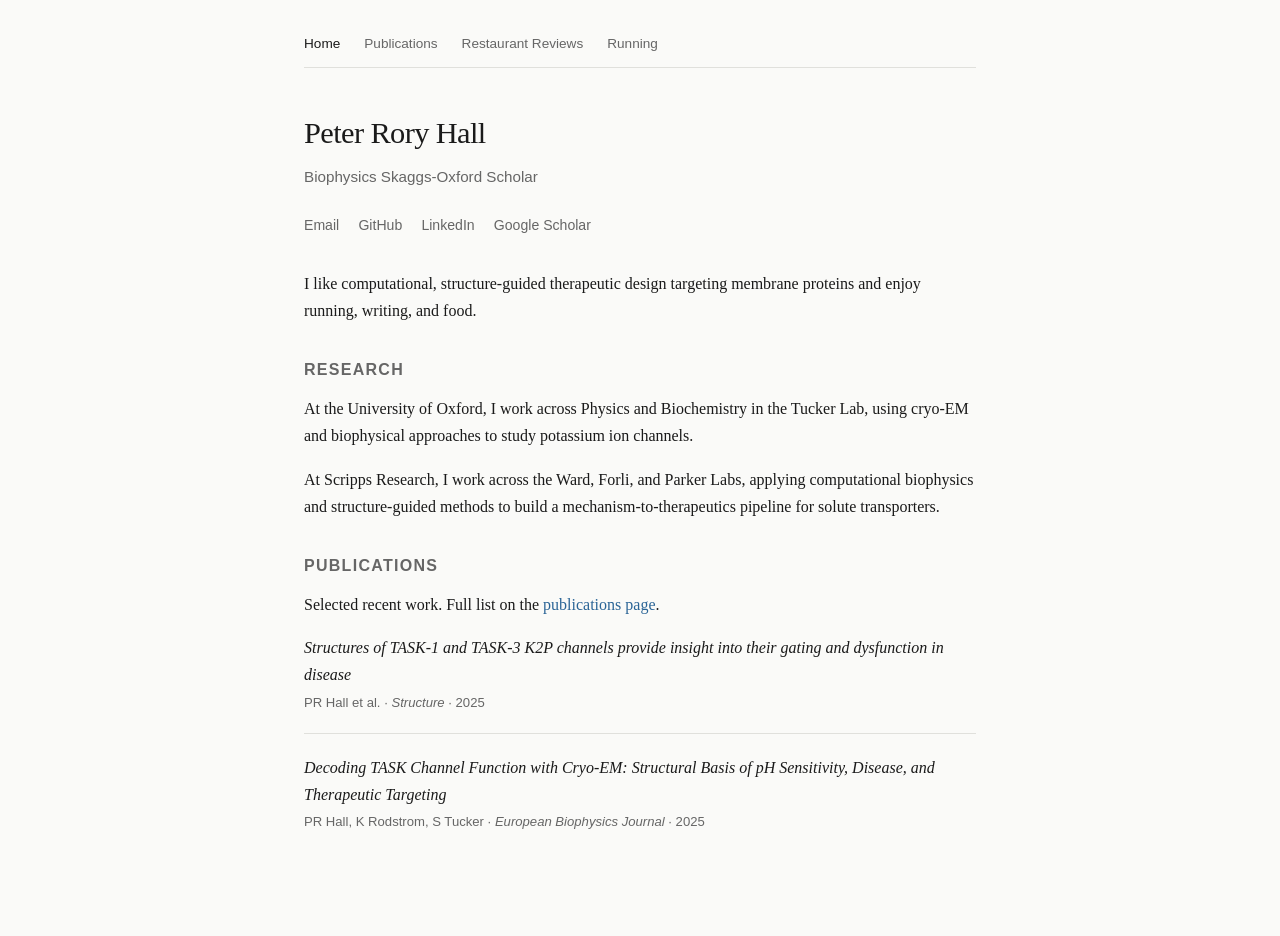
<file: index.html>
<!DOCTYPE html>
<html lang="en">
<head>
  <meta charset="UTF-8">
  <meta name="viewport" content="width=device-width, initial-scale=1.0">
  <title>Peter Rory Hall</title>
  <meta name="description" content="Peter Rory Hall, Biophysics Skaggs-Oxford Scholar. Dual PhD student at the University of Oxford and Scripps Research, working on structure-guided therapeutic design targeting membrane proteins.">
  <link rel="stylesheet" href="style.css">
</head>
<body>

<nav>
  <a href="index.html" class="active">Home</a>
  <a href="publications.html">Publications</a>
  <a href="places/index.html">Restaurant Reviews</a>
  <a href="running.html">Running</a>
</nav>

<h1>Peter Rory Hall</h1>
<p class="subtitle">Biophysics Skaggs-Oxford Scholar</p>

<div class="links">
  <a href="mailto:phall@scripps.edu">Email</a>
  <a href="https://github.com/peteroryhall" target="_blank">GitHub</a>
  <a href="https://www.linkedin.com/in/peteroryhall/" target="_blank">LinkedIn</a>
  <a href="https://scholar.google.com/citations?hl=en&user=LzAR6RgAAAAJ" target="_blank">Google Scholar</a>
</div>

<p>
  I like computational, structure-guided therapeutic design targeting membrane proteins and enjoy running, writing, and food.
</p>

<h2>Research</h2>
<p>
  At the University of Oxford, I work across Physics and Biochemistry in the Tucker Lab, using cryo-EM
  and biophysical approaches to study potassium ion channels.
</p>
<p>
  At Scripps Research, I work across the Ward, Forli, and Parker Labs, applying computational biophysics
  and structure-guided methods to build a mechanism-to-therapeutics pipeline for solute transporters.
</p>

<h2>Publications</h2>
<p>Selected recent work. Full list on the <a href="publications.html">publications page</a>.</p>

<div class="pub">
  <div class="pub-title">Structures of TASK-1 and TASK-3 K2P channels provide insight into their gating and dysfunction in disease</div>
  <div class="pub-meta">PR Hall et al. &middot; <em>Structure</em> &middot; 2025</div>
</div>

<div class="pub">
  <div class="pub-title">Decoding TASK Channel Function with Cryo-EM: Structural Basis of pH Sensitivity, Disease, and Therapeutic Targeting</div>
  <div class="pub-meta">PR Hall, K Rodstrom, S Tucker &middot; <em>European Biophysics Journal</em> &middot; 2025</div>
</div>

</body>
</html>
</file>
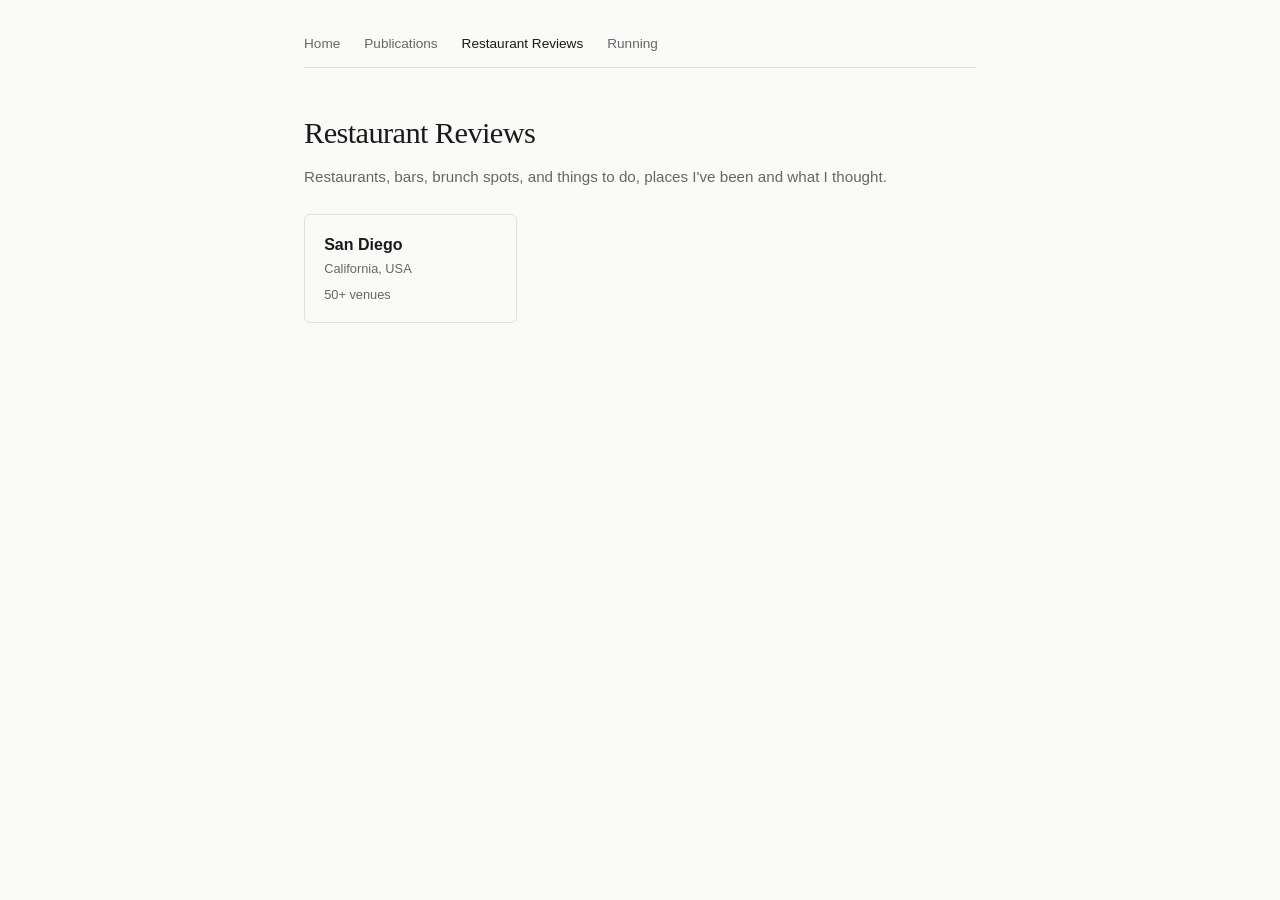
<file: places/index.html>
<!DOCTYPE html>
<html lang="en">
<head>
  <meta charset="UTF-8">
  <meta name="viewport" content="width=device-width, initial-scale=1.0">
  <title>Restaurant Reviews · Peter Rory Hall</title>
  <link rel="stylesheet" href="../style.css">
</head>
<body>

<nav>
  <a href="../index.html">Home</a>
  <a href="../publications.html">Publications</a>
  <a href="index.html" class="active">Restaurant Reviews</a>
  <a href="../running.html">Running</a>
</nav>

<h1>Restaurant Reviews</h1>
<p class="subtitle">Restaurants, bars, brunch spots, and things to do, places I've been and what I thought.</p>

<div class="city-grid">

  <a class="city-card" href="san-diego.html">
    <h3>San Diego</h3>
    <div class="city-country">California, USA</div>
    <div class="city-count">50+ venues</div>
  </a>

  <!-- hidden until ready
  <a class="city-card" href="oxford.html">
    <h3>Oxford</h3>
    <div class="city-country">England, UK</div>
    <div class="city-count">Restaurants, pubs, brunch, drinks</div>
  </a>

  <a class="city-card" href="london.html">
    <h3>London</h3>
    <div class="city-country">England, UK</div>
    <div class="city-count">Bars, brunch, restaurants</div>
  </a>

  <a class="city-card" href="rome.html">
    <h3>Rome</h3>
    <div class="city-country">Italy</div>
    <div class="city-count">Restaurants, breakfast</div>
  </a>

  <a class="city-card" href="naples.html">
    <h3>Naples</h3>
    <div class="city-country">Italy</div>
    <div class="city-count">Restaurants</div>
  </a>

  <a class="city-card" href="tj.html">
    <h3>Tijuana</h3>
    <div class="city-country">Mexico</div>
    <div class="city-count">Restaurants, bars</div>
  </a>
  -->

</div>

</body>
</html>
</file>
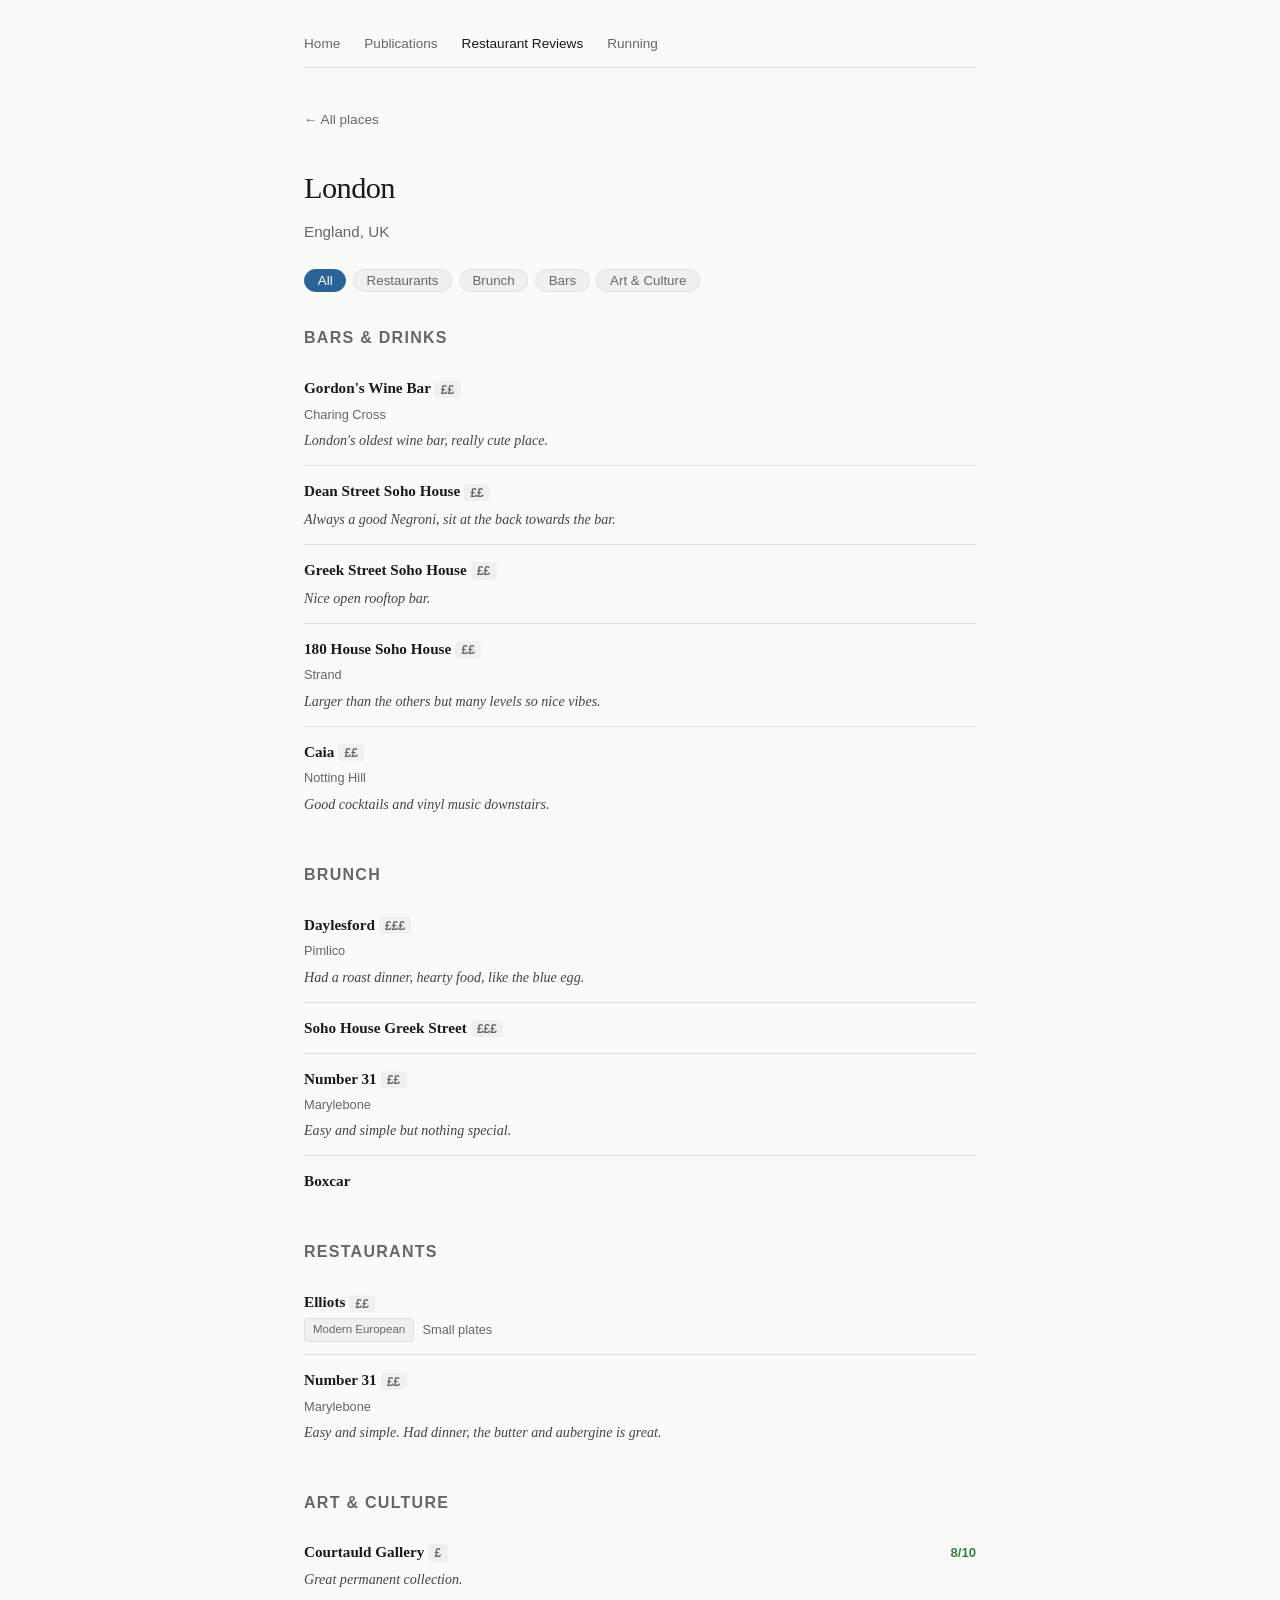
<file: places/london.html>
<!DOCTYPE html>
<html lang="en">
<head>
  <meta charset="UTF-8">
  <meta name="viewport" content="width=device-width, initial-scale=1.0">
  <title>London · Restaurant Reviews · Peter Rory Hall</title>
  <link rel="stylesheet" href="../style.css">
</head>
<body>

<nav>
  <a href="../index.html">Home</a>
  <a href="../publications.html">Publications</a>
  <a href="index.html" class="active">Restaurant Reviews</a>
  <a href="../running.html">Running</a>
</nav>

<a class="back" href="index.html">← All places</a>

<h1>London</h1>
<p class="subtitle">England, UK</p>

<div class="filter-bar">
  <button class="filter-btn active" onclick="filter('all')">All</button>
  <button class="filter-btn" onclick="filter('restaurant')">Restaurants</button>
  <button class="filter-btn" onclick="filter('brunch')">Brunch</button>
  <button class="filter-btn" onclick="filter('bar')">Bars</button>
  <button class="filter-btn" onclick="filter('activity')">Art &amp; Culture</button>
</div>

<h2>Bars &amp; Drinks</h2>
<div class="category" data-type="bar">

  <div class="venue">
    <div class="venue-header">
      <div class="venue-name">Gordon's Wine Bar <span class="price">££</span></div>
    </div>
    <div class="venue-meta">Charing Cross</div>
    <div class="venue-notes">London's oldest wine bar, really cute place.</div>
  </div>

  <div class="venue">
    <div class="venue-header">
      <div class="venue-name">Dean Street Soho House <span class="price">££</span></div>
    </div>
    <div class="venue-notes">Always a good Negroni, sit at the back towards the bar.</div>
  </div>

  <div class="venue">
    <div class="venue-header">
      <div class="venue-name">Greek Street Soho House <span class="price">££</span></div>
    </div>
    <div class="venue-notes">Nice open rooftop bar.</div>
  </div>

  <div class="venue">
    <div class="venue-header">
      <div class="venue-name">180 House Soho House <span class="price">££</span></div>
    </div>
    <div class="venue-meta">Strand</div>
    <div class="venue-notes">Larger than the others but many levels so nice vibes.</div>
  </div>

  <div class="venue">
    <div class="venue-header">
      <div class="venue-name">Caia <span class="price">££</span></div>
    </div>
    <div class="venue-meta">Notting Hill</div>
    <div class="venue-notes">Good cocktails and vinyl music downstairs.</div>
  </div>

</div>

<h2>Brunch</h2>
<div class="category" data-type="brunch">

  <div class="venue">
    <div class="venue-header">
      <div class="venue-name">Daylesford <span class="price">£££</span></div>
    </div>
    <div class="venue-meta">Pimlico</div>
    <div class="venue-notes">Had a roast dinner, hearty food, like the blue egg.</div>
  </div>

  <div class="venue">
    <div class="venue-header">
      <div class="venue-name">Soho House Greek Street <span class="price">£££</span></div>
    </div>
  </div>

  <div class="venue">
    <div class="venue-header">
      <div class="venue-name">Number 31 <span class="price">££</span></div>
    </div>
    <div class="venue-meta">Marylebone</div>
    <div class="venue-notes">Easy and simple but nothing special.</div>
  </div>

  <div class="venue">
    <div class="venue-header">
      <div class="venue-name">Boxcar</div>
    </div>
  </div>

</div>

<h2>Restaurants</h2>
<div class="category" data-type="restaurant">

  <div class="venue">
    <div class="venue-header">
      <div class="venue-name">Elliots <span class="price">££</span></div>
    </div>
    <div class="venue-meta"><span class="tag">Modern European</span> Small plates</div>
  </div>

  <div class="venue">
    <div class="venue-header">
      <div class="venue-name">Number 31 <span class="price">££</span></div>
    </div>
    <div class="venue-meta">Marylebone</div>
    <div class="venue-notes">Easy and simple. Had dinner, the butter and aubergine is great.</div>
  </div>

</div>

<h2>Art &amp; Culture</h2>
<div class="category" data-type="activity">

  <div class="activity">
    <div class="activity-header">
      <div class="activity-name">Courtauld Gallery <span class="price">£</span></div>
      <div class="score high">8/10</div>
    </div>
    <div class="activity-note">Great permanent collection.</div>
  </div>

</div>

<script>
function filter(type) {
  document.querySelectorAll('.filter-btn').forEach(b => b.classList.remove('active'));
  event.target.classList.add('active');
  document.querySelectorAll('.category').forEach(cat => {
    if (type === 'all' || cat.dataset.type === type) {
      cat.style.display = '';
      cat.previousElementSibling.style.display = '';
    } else {
      cat.style.display = 'none';
      cat.previousElementSibling.style.display = 'none';
    }
  });
}
</script>

</body>
</html>
</file>
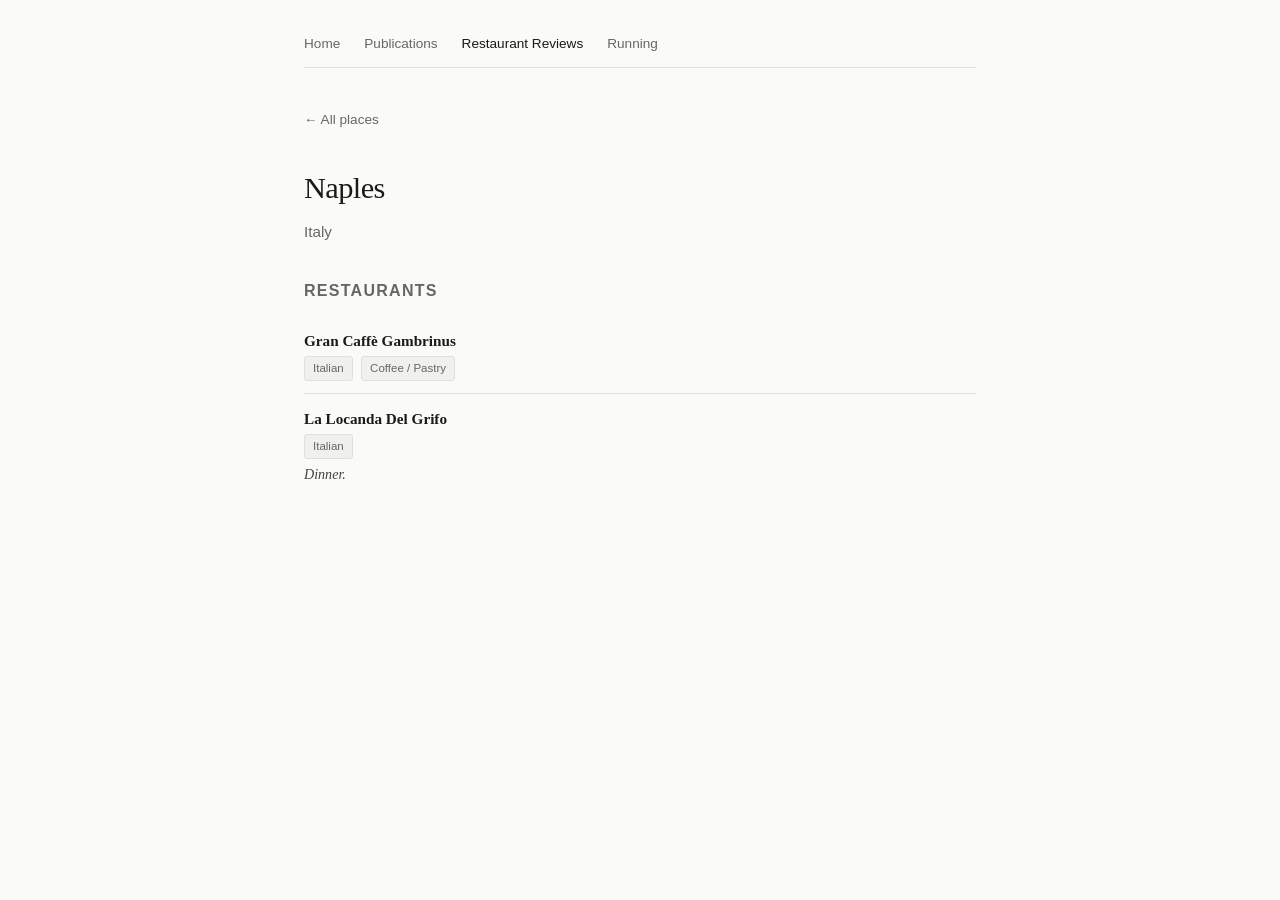
<file: places/naples.html>
<!DOCTYPE html>
<html lang="en">
<head>
  <meta charset="UTF-8">
  <meta name="viewport" content="width=device-width, initial-scale=1.0">
  <title>Naples · Restaurant Reviews · Peter Rory Hall</title>
  <link rel="stylesheet" href="../style.css">
</head>
<body>

<nav>
  <a href="../index.html">Home</a>
  <a href="../publications.html">Publications</a>
  <a href="index.html" class="active">Restaurant Reviews</a>
  <a href="../running.html">Running</a>
</nav>

<a class="back" href="index.html">← All places</a>

<h1>Naples</h1>
<p class="subtitle">Italy</p>

<h2>Restaurants</h2>

<div class="venue">
  <div class="venue-header">
    <div class="venue-name"><a href="https://grancaffegambrinus.com" target="_blank">Gran Caffè Gambrinus</a></div>
  </div>
  <div class="venue-meta"><span class="tag">Italian</span> <span class="tag">Coffee / Pastry</span></div>
</div>

<div class="venue">
  <div class="venue-header">
    <div class="venue-name">La Locanda Del Grifo</div>
  </div>
  <div class="venue-meta"><span class="tag">Italian</span></div>
  <div class="venue-notes">Dinner.</div>
</div>

</body>
</html>
</file>
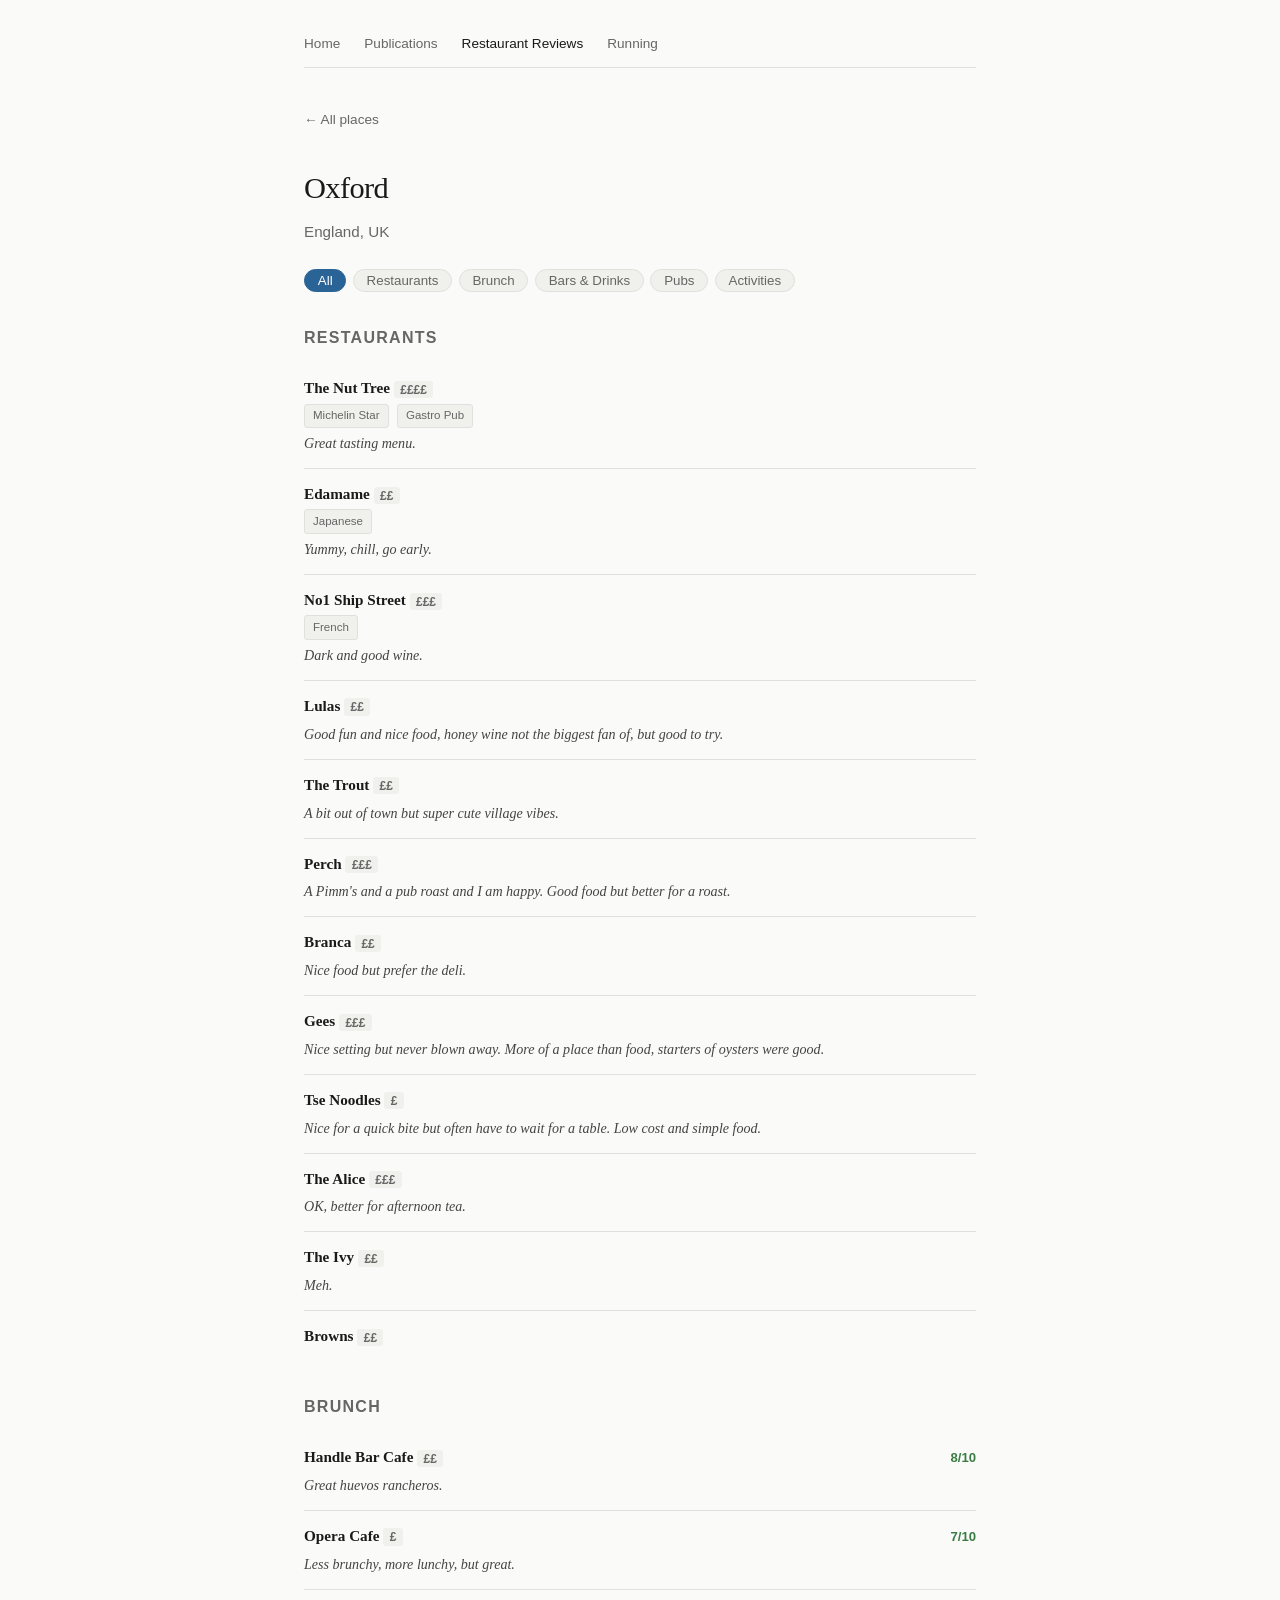
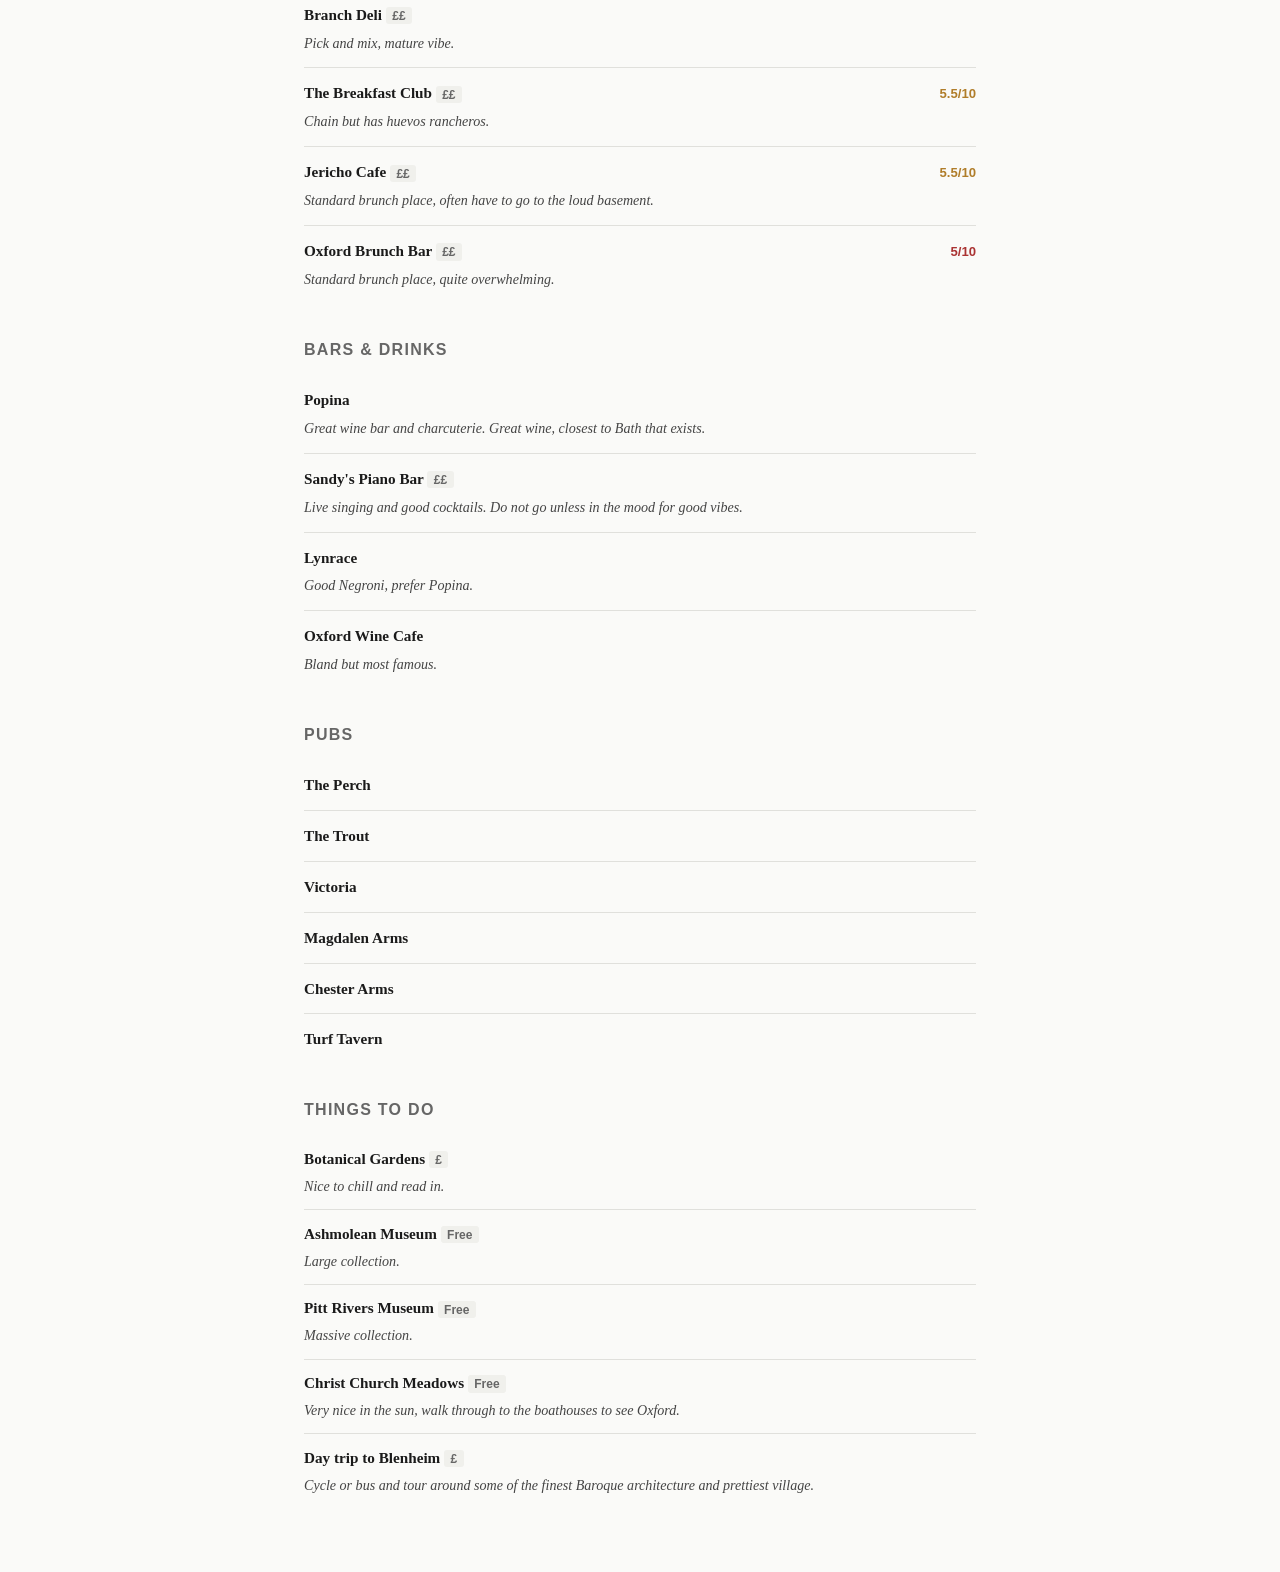
<file: places/oxford.html>
<!DOCTYPE html>
<html lang="en">
<head>
  <meta charset="UTF-8">
  <meta name="viewport" content="width=device-width, initial-scale=1.0">
  <title>Oxford · Restaurant Reviews · Peter Rory Hall</title>
  <link rel="stylesheet" href="../style.css">
</head>
<body>

<nav>
  <a href="../index.html">Home</a>
  <a href="../publications.html">Publications</a>
  <a href="index.html" class="active">Restaurant Reviews</a>
  <a href="../running.html">Running</a>
</nav>

<a class="back" href="index.html">← All places</a>

<h1>Oxford</h1>
<p class="subtitle">England, UK</p>

<div class="filter-bar">
  <button class="filter-btn active" onclick="filter('all')">All</button>
  <button class="filter-btn" onclick="filter('restaurant')">Restaurants</button>
  <button class="filter-btn" onclick="filter('brunch')">Brunch</button>
  <button class="filter-btn" onclick="filter('bar')">Bars &amp; Drinks</button>
  <button class="filter-btn" onclick="filter('pub')">Pubs</button>
  <button class="filter-btn" onclick="filter('activity')">Activities</button>
</div>

<h2>Restaurants</h2>
<div class="category" data-type="restaurant">

  <div class="venue">
    <div class="venue-header">
      <div class="venue-name">The Nut Tree <span class="price">££££</span></div>
      
    </div>
    <div class="venue-meta"><span class="tag">Michelin Star</span> <span class="tag">Gastro Pub</span></div>
    <div class="venue-notes">Great tasting menu.</div>
  </div>

  <div class="venue">
    <div class="venue-header">
      <div class="venue-name">Edamame <span class="price">££</span></div>
      
    </div>
    <div class="venue-meta"><span class="tag">Japanese</span></div>
    <div class="venue-notes">Yummy, chill, go early.</div>
  </div>

  <div class="venue">
    <div class="venue-header">
      <div class="venue-name">No1 Ship Street <span class="price">£££</span></div>
      
    </div>
    <div class="venue-meta"><span class="tag">French</span></div>
    <div class="venue-notes">Dark and good wine.</div>
  </div>

  <div class="venue">
    <div class="venue-header">
      <div class="venue-name">Lulas <span class="price">££</span></div>
      
    </div>
    <div class="venue-notes">Good fun and nice food, honey wine not the biggest fan of, but good to try.</div>
  </div>

  <div class="venue">
    <div class="venue-header">
      <div class="venue-name">The Trout <span class="price">££</span></div>
          </div>
    <div class="venue-notes">A bit out of town but super cute village vibes.</div>
  </div>

  <div class="venue">
    <div class="venue-header">
      <div class="venue-name">Perch <span class="price">£££</span></div>
          </div>
    <div class="venue-notes">A Pimm's and a pub roast and I am happy. Good food but better for a roast.</div>
  </div>

  <div class="venue">
    <div class="venue-header">
      <div class="venue-name">Branca <span class="price">££</span></div>
          </div>
    <div class="venue-notes">Nice food but prefer the deli.</div>
  </div>

  <div class="venue">
    <div class="venue-header">
      <div class="venue-name">Gees <span class="price">£££</span></div>
          </div>
    <div class="venue-notes">Nice setting but never blown away. More of a place than food, starters of oysters were good.</div>
  </div>

  <div class="venue">
    <div class="venue-header">
      <div class="venue-name">Tse Noodles <span class="price">£</span></div>
          </div>
    <div class="venue-notes">Nice for a quick bite but often have to wait for a table. Low cost and simple food.</div>
  </div>

  <div class="venue">
    <div class="venue-header">
      <div class="venue-name">The Alice <span class="price">£££</span></div>
          </div>
    <div class="venue-notes">OK, better for afternoon tea.</div>
  </div>

  <div class="venue">
    <div class="venue-header">
      <div class="venue-name">The Ivy <span class="price">££</span></div>
          </div>
    <div class="venue-notes">Meh.</div>
  </div>

  <div class="venue">
    <div class="venue-header">
      <div class="venue-name">Browns <span class="price">££</span></div>
          </div>
  </div>

</div>

<h2>Brunch</h2>
<div class="category" data-type="brunch">

  <div class="venue">
    <div class="venue-header">
      <div class="venue-name">Handle Bar Cafe <span class="price">££</span></div>
      <div class="score high">8/10</div>
    </div>
    <div class="venue-notes">Great huevos rancheros.</div>
  </div>

  <div class="venue">
    <div class="venue-header">
      <div class="venue-name">Opera Cafe <span class="price">£</span></div>
      <div class="score high">7/10</div>
    </div>
    <div class="venue-notes">Less brunchy, more lunchy, but great.</div>
  </div>

  <div class="venue">
    <div class="venue-header">
      <div class="venue-name">Branch Deli <span class="price">££</span></div>
          </div>
    <div class="venue-notes">Pick and mix, mature vibe.</div>
  </div>

  <div class="venue">
    <div class="venue-header">
      <div class="venue-name">The Breakfast Club <span class="price">££</span></div>
      <div class="score mid">5.5/10</div>
    </div>
    <div class="venue-notes">Chain but has huevos rancheros.</div>
  </div>

  <div class="venue">
    <div class="venue-header">
      <div class="venue-name">Jericho Cafe <span class="price">££</span></div>
      <div class="score mid">5.5/10</div>
    </div>
    <div class="venue-notes">Standard brunch place, often have to go to the loud basement.</div>
  </div>

  <div class="venue">
    <div class="venue-header">
      <div class="venue-name">Oxford Brunch Bar <span class="price">££</span></div>
      <div class="score low">5/10</div>
    </div>
    <div class="venue-notes">Standard brunch place, quite overwhelming.</div>
  </div>

</div>

<h2>Bars &amp; Drinks</h2>
<div class="category" data-type="bar">

  <div class="venue">
    <div class="venue-header">
      <div class="venue-name">Popina</div>
      
    </div>
    <div class="venue-notes">Great wine bar and charcuterie. Great wine, closest to Bath that exists.</div>
  </div>

  <div class="venue">
    <div class="venue-header">
      <div class="venue-name">Sandy's Piano Bar <span class="price">££</span></div>
      
    </div>
    <div class="venue-notes">Live singing and good cocktails. Do not go unless in the mood for good vibes.</div>
  </div>

  <div class="venue">
    <div class="venue-header">
      <div class="venue-name">Lynrace</div>
          </div>
    <div class="venue-notes">Good Negroni, prefer Popina.</div>
  </div>

  <div class="venue">
    <div class="venue-header">
      <div class="venue-name">Oxford Wine Cafe</div>
          </div>
    <div class="venue-notes">Bland but most famous.</div>
  </div>

</div>

<h2>Pubs</h2>
<div class="category" data-type="pub">

  <div class="venue">
    <div class="venue-header"><div class="venue-name">The Perch</div></div>
  </div>
  <div class="venue">
    <div class="venue-header"><div class="venue-name">The Trout</div></div>
  </div>
  <div class="venue">
    <div class="venue-header"><div class="venue-name">Victoria</div></div>
  </div>
  <div class="venue">
    <div class="venue-header"><div class="venue-name">Magdalen Arms</div></div>
  </div>
  <div class="venue">
    <div class="venue-header"><div class="venue-name">Chester Arms</div></div>
  </div>
  <div class="venue">
    <div class="venue-header"><div class="venue-name">Turf Tavern</div></div>
  </div>

</div>

<h2>Things To Do</h2>
<div class="category" data-type="activity">

  <div class="activity">
    <div class="activity-header">
      <div class="activity-name">Botanical Gardens <span class="price">£</span></div>
    </div>
    <div class="activity-note">Nice to chill and read in.</div>
  </div>

  <div class="activity">
    <div class="activity-header">
      <div class="activity-name">Ashmolean Museum <span class="price">Free</span></div>
    </div>
    <div class="activity-note">Large collection.</div>
  </div>

  <div class="activity">
    <div class="activity-header">
      <div class="activity-name">Pitt Rivers Museum <span class="price">Free</span></div>
    </div>
    <div class="activity-note">Massive collection.</div>
  </div>

  <div class="activity">
    <div class="activity-header">
      <div class="activity-name">Christ Church Meadows <span class="price">Free</span></div>
    </div>
    <div class="activity-note">Very nice in the sun, walk through to the boathouses to see Oxford.</div>
  </div>

  <div class="activity">
    <div class="activity-header">
      <div class="activity-name">Day trip to Blenheim <span class="price">£</span></div>
    </div>
    <div class="activity-note">Cycle or bus and tour around some of the finest Baroque architecture and prettiest village.</div>
  </div>

</div>

<script>
function filter(type) {
  document.querySelectorAll('.filter-btn').forEach(b => b.classList.remove('active'));
  event.target.classList.add('active');
  document.querySelectorAll('.category').forEach(cat => {
    if (type === 'all' || cat.dataset.type === type) {
      cat.style.display = '';
      cat.previousElementSibling.style.display = '';
    } else {
      cat.style.display = 'none';
      cat.previousElementSibling.style.display = 'none';
    }
  });
}
</script>

</body>
</html>
</file>
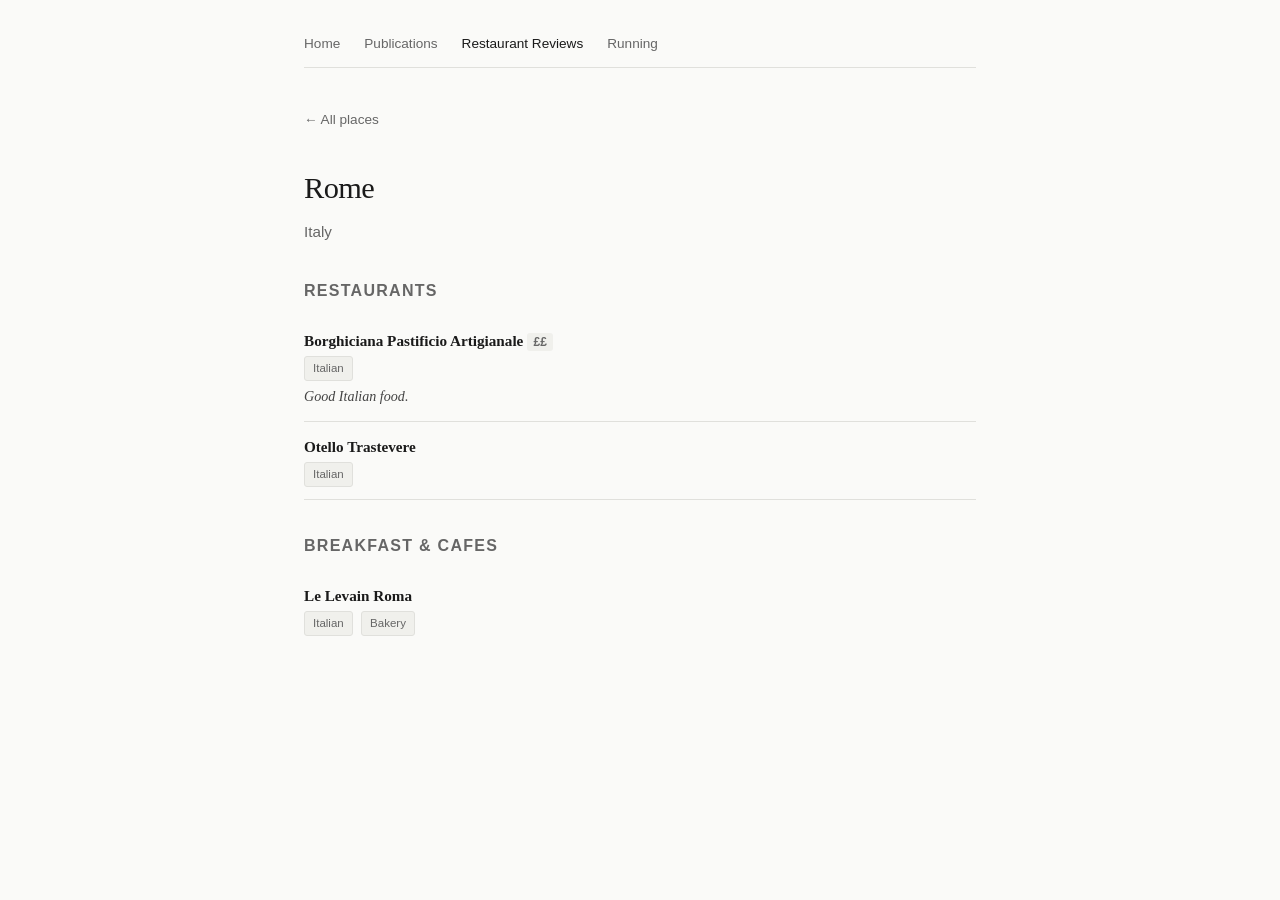
<file: places/rome.html>
<!DOCTYPE html>
<html lang="en">
<head>
  <meta charset="UTF-8">
  <meta name="viewport" content="width=device-width, initial-scale=1.0">
  <title>Rome · Restaurant Reviews · Peter Rory Hall</title>
  <link rel="stylesheet" href="../style.css">
</head>
<body>

<nav>
  <a href="../index.html">Home</a>
  <a href="../publications.html">Publications</a>
  <a href="index.html" class="active">Restaurant Reviews</a>
  <a href="../running.html">Running</a>
</nav>

<a class="back" href="index.html">← All places</a>

<h1>Rome</h1>
<p class="subtitle">Italy</p>

<h2>Restaurants</h2>

<div class="venue">
  <div class="venue-header">
    <div class="venue-name">Borghiciana Pastificio Artigianale <span class="price">££</span></div>
  </div>
  <div class="venue-meta"><span class="tag">Italian</span></div>
  <div class="venue-notes">Good Italian food.</div>
</div>

<div class="venue">
  <div class="venue-header">
    <div class="venue-name">Otello Trastevere</div>
  </div>
  <div class="venue-meta"><span class="tag">Italian</span></div>
</div>

<h2>Breakfast &amp; Cafes</h2>

<div class="venue">
  <div class="venue-header">
    <div class="venue-name">Le Levain Roma</div>
  </div>
  <div class="venue-meta"><span class="tag">Italian</span> <span class="tag">Bakery</span></div>
</div>

</body>
</html>
</file>
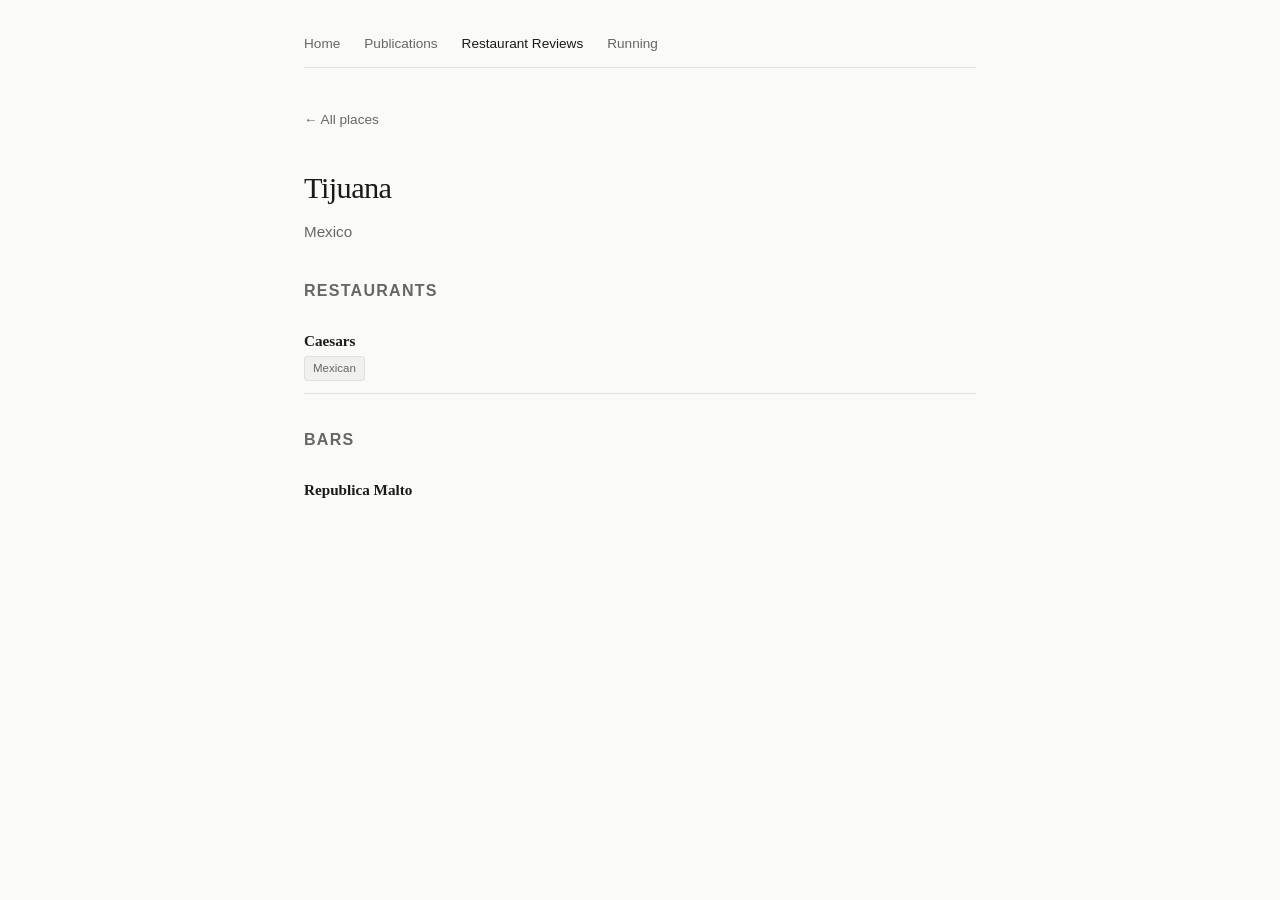
<file: places/tj.html>
<!DOCTYPE html>
<html lang="en">
<head>
  <meta charset="UTF-8">
  <meta name="viewport" content="width=device-width, initial-scale=1.0">
  <title>Tijuana · Restaurant Reviews · Peter Rory Hall</title>
  <link rel="stylesheet" href="../style.css">
</head>
<body>

<nav>
  <a href="../index.html">Home</a>
  <a href="../publications.html">Publications</a>
  <a href="index.html" class="active">Restaurant Reviews</a>
  <a href="../running.html">Running</a>
</nav>

<a class="back" href="index.html">← All places</a>

<h1>Tijuana</h1>
<p class="subtitle">Mexico</p>

<h2>Restaurants</h2>

<div class="venue">
  <div class="venue-header">
    <div class="venue-name">Caesars</div>
  </div>
  <div class="venue-meta"><span class="tag">Mexican</span></div>
</div>

<h2>Bars</h2>

<div class="venue">
  <div class="venue-header">
    <div class="venue-name">Republica Malto</div>
  </div>
</div>

</body>
</html>
</file>
<file: style.css>
:root {
  --bg: #fafaf8;
  --text: #1a1a1a;
  --muted: #666;
  --accent: #2a6496;
  --border: #e0e0dc;
  --tag-bg: #f0f0ec;
  --good: #3a7d44;
  --mid: #b07d2a;
  --bad: #a33;
}

* { box-sizing: border-box; margin: 0; padding: 0; }

body {
  font-family: "Georgia", serif;
  background: var(--bg);
  color: var(--text);
  line-height: 1.7;
  max-width: 720px;
  margin: 0 auto;
  padding: 2rem 1.5rem 4rem;
}

a { color: var(--accent); text-decoration: none; }
a:hover { text-decoration: underline; }

nav {
  font-family: "Helvetica Neue", sans-serif;
  font-size: 0.85rem;
  margin-bottom: 2.5rem;
  display: flex;
  gap: 1.5rem;
  border-bottom: 1px solid var(--border);
  padding-bottom: 0.75rem;
}

nav a { color: var(--muted); }
nav a:hover, nav a.active { color: var(--text); text-decoration: none; }

h1 {
  font-size: 1.9rem;
  font-weight: normal;
  letter-spacing: -0.02em;
  margin-bottom: 0.25rem;
}

h2 {
  font-size: 1rem;
  font-family: "Helvetica Neue", sans-serif;
  font-weight: 600;
  text-transform: uppercase;
  letter-spacing: 0.08em;
  color: var(--muted);
  margin: 2rem 0 0.75rem;
}

h3 { font-size: 1.05rem; font-weight: normal; margin-bottom: 0.4rem; }

.subtitle {
  font-family: "Helvetica Neue", sans-serif;
  color: var(--muted);
  font-size: 0.95rem;
  margin-bottom: 1.5rem;
}

.links {
  font-family: "Helvetica Neue", sans-serif;
  font-size: 0.88rem;
  display: flex;
  flex-wrap: wrap;
  gap: 0.5rem 1.2rem;
  margin-bottom: 2rem;
}
.links a { color: var(--muted); }
.links a:hover { color: var(--accent); }

p { margin-bottom: 1rem; }

.pub {
  margin-bottom: 1.2rem;
  padding-bottom: 1.2rem;
  border-bottom: 1px solid var(--border);
}
.pub:last-child { border-bottom: none; }
.pub-title { font-style: italic; }
.pub-meta {
  font-family: "Helvetica Neue", sans-serif;
  font-size: 0.82rem;
  color: var(--muted);
  margin-top: 0.2rem;
}

.city-grid {
  display: grid;
  grid-template-columns: repeat(auto-fill, minmax(200px, 1fr));
  gap: 1rem;
  margin-top: 1rem;
}

.city-card {
  border: 1px solid var(--border);
  border-radius: 6px;
  padding: 1rem 1.2rem;
  transition: border-color 0.15s;
  display: block;
}
.city-card:hover { border-color: var(--accent); text-decoration: none; }
.city-card h3 { font-family: "Helvetica Neue", sans-serif; font-size: 1rem; font-weight: 600; margin: 0; color: var(--text); }
.city-card .city-country { font-size: 0.8rem; color: var(--muted); font-family: "Helvetica Neue", sans-serif; }
.city-card .city-count { font-size: 0.8rem; color: var(--muted); margin-top: 0.3rem; font-family: "Helvetica Neue", sans-serif; }

.back { font-family: "Helvetica Neue", sans-serif; font-size: 0.85rem; color: var(--muted); margin-bottom: 2rem; display: block; }

.filter-bar {
  font-family: "Helvetica Neue", sans-serif;
  font-size: 0.82rem;
  display: flex;
  flex-wrap: wrap;
  gap: 0.4rem;
  margin-bottom: 1.5rem;
}

.filter-btn {
  background: var(--tag-bg);
  border: 1px solid var(--border);
  border-radius: 20px;
  padding: 0.2rem 0.8rem;
  cursor: pointer;
  color: var(--muted);
  transition: all 0.1s;
}
.filter-btn:hover, .filter-btn.active { background: var(--accent); border-color: var(--accent); color: #fff; }

.venue {
  padding: 0.75rem 0;
  border-bottom: 1px solid var(--border);
}
.venue:last-child { border-bottom: none; }

.venue-header { display: flex; justify-content: space-between; align-items: baseline; gap: 0.5rem; }
.venue-name { font-weight: 600; font-size: 0.95rem; }
.venue-name a { color: var(--text); }
.venue-name a:hover { color: var(--accent); }

.venue-meta {
  font-family: "Helvetica Neue", sans-serif;
  font-size: 0.8rem;
  color: var(--muted);
  margin-top: 0.15rem;
}

.venue-notes { font-size: 0.88rem; color: #444; margin-top: 0.25rem; font-style: italic; }

.score {
  font-family: "Helvetica Neue", sans-serif;
  font-size: 0.82rem;
  font-weight: 700;
  white-space: nowrap;
}
.score.high { color: var(--good); }
.score.mid  { color: var(--mid); }
.score.low  { color: var(--bad); }

.price {
  font-family: "Helvetica Neue", sans-serif;
  font-size: 0.75rem;
  color: var(--muted);
  background: var(--tag-bg);
  padding: 0.1rem 0.4rem;
  border-radius: 3px;
}

.tag {
  display: inline-block;
  font-family: "Helvetica Neue", sans-serif;
  font-size: 0.72rem;
  background: var(--tag-bg);
  border: 1px solid var(--border);
  color: var(--muted);
  padding: 0.1rem 0.5rem;
  border-radius: 3px;
  margin-right: 0.3rem;
}

.activity { padding: 0.65rem 0; border-bottom: 1px solid var(--border); }
.activity:last-child { border-bottom: none; }
.activity-header { display: flex; justify-content: space-between; align-items: baseline; }
.activity-name { font-weight: 600; font-size: 0.95rem; }
.activity-note { font-size: 0.88rem; color: #444; font-style: italic; margin-top: 0.2rem; }

@media (max-width: 500px) {
  body { padding: 1.2rem 1rem 3rem; }
  h1 { font-size: 1.5rem; }
  .city-grid { grid-template-columns: 1fr 1fr; }
}
</file>
